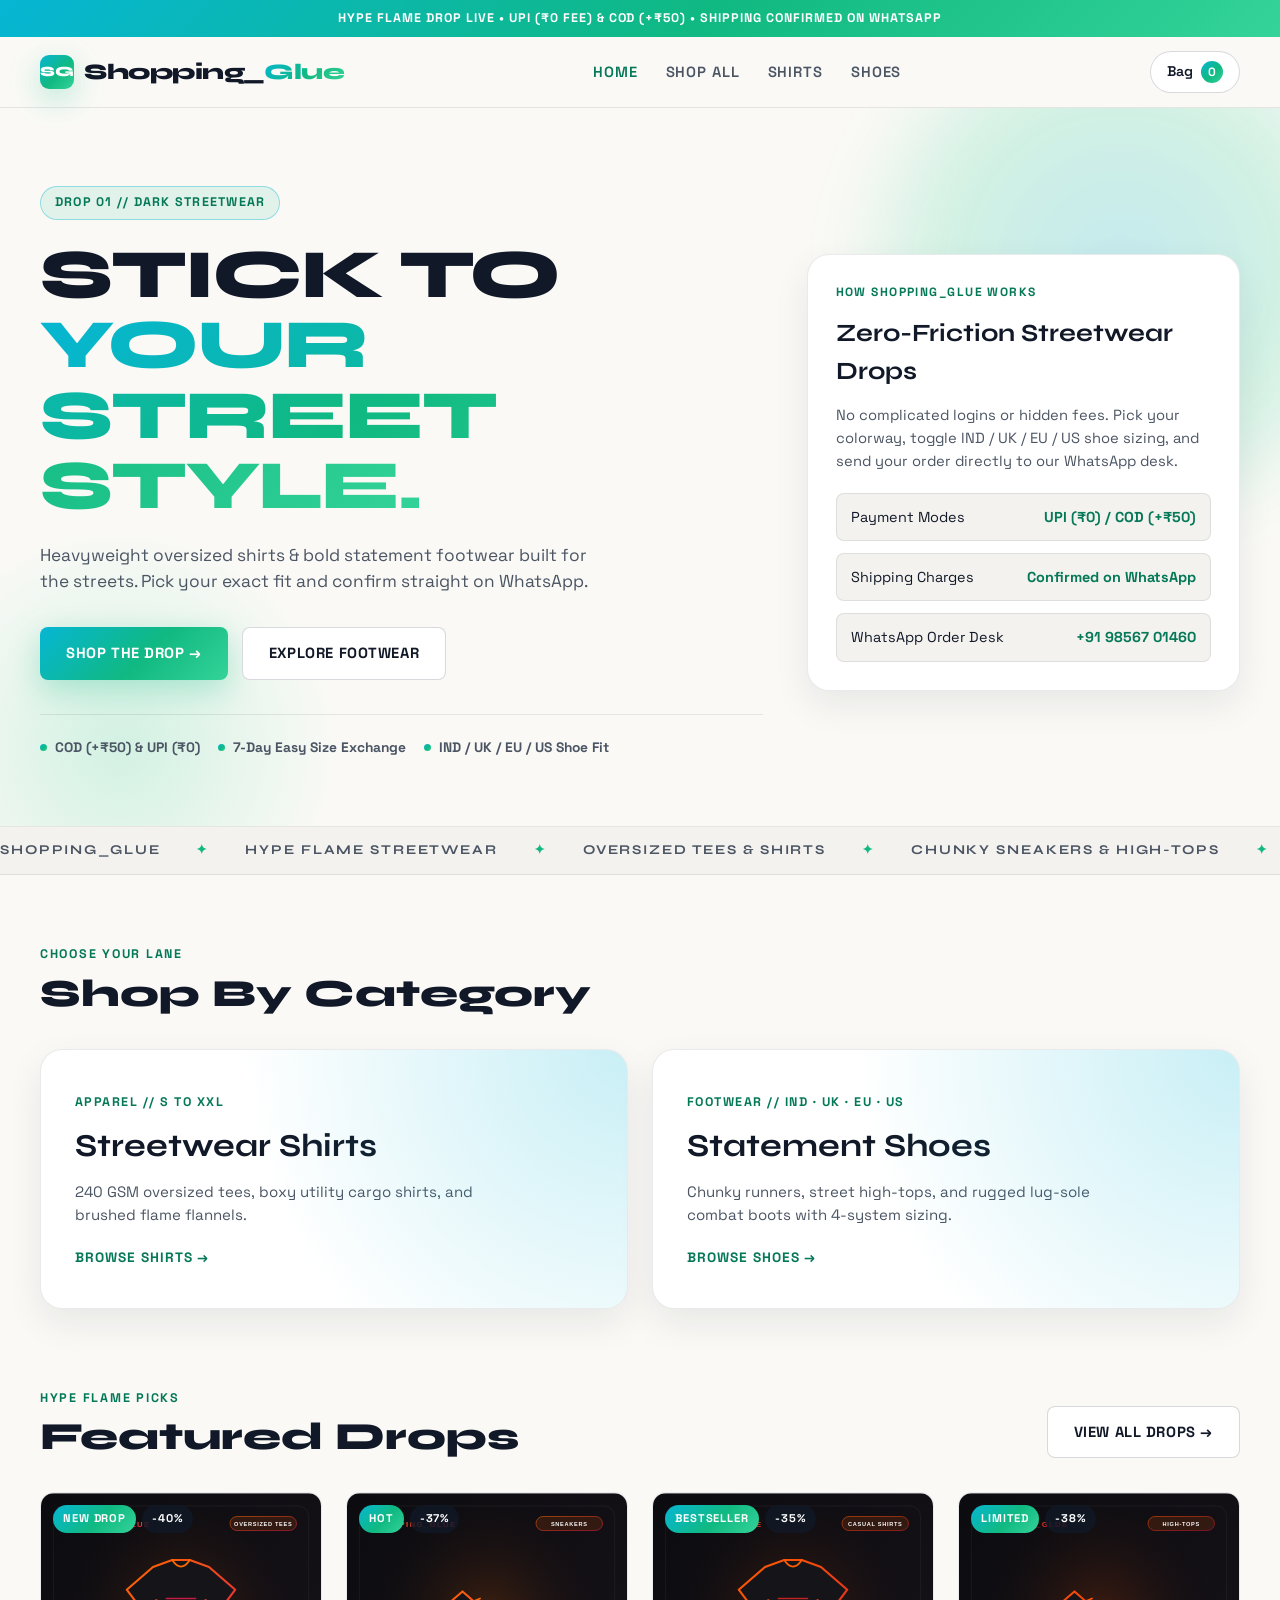
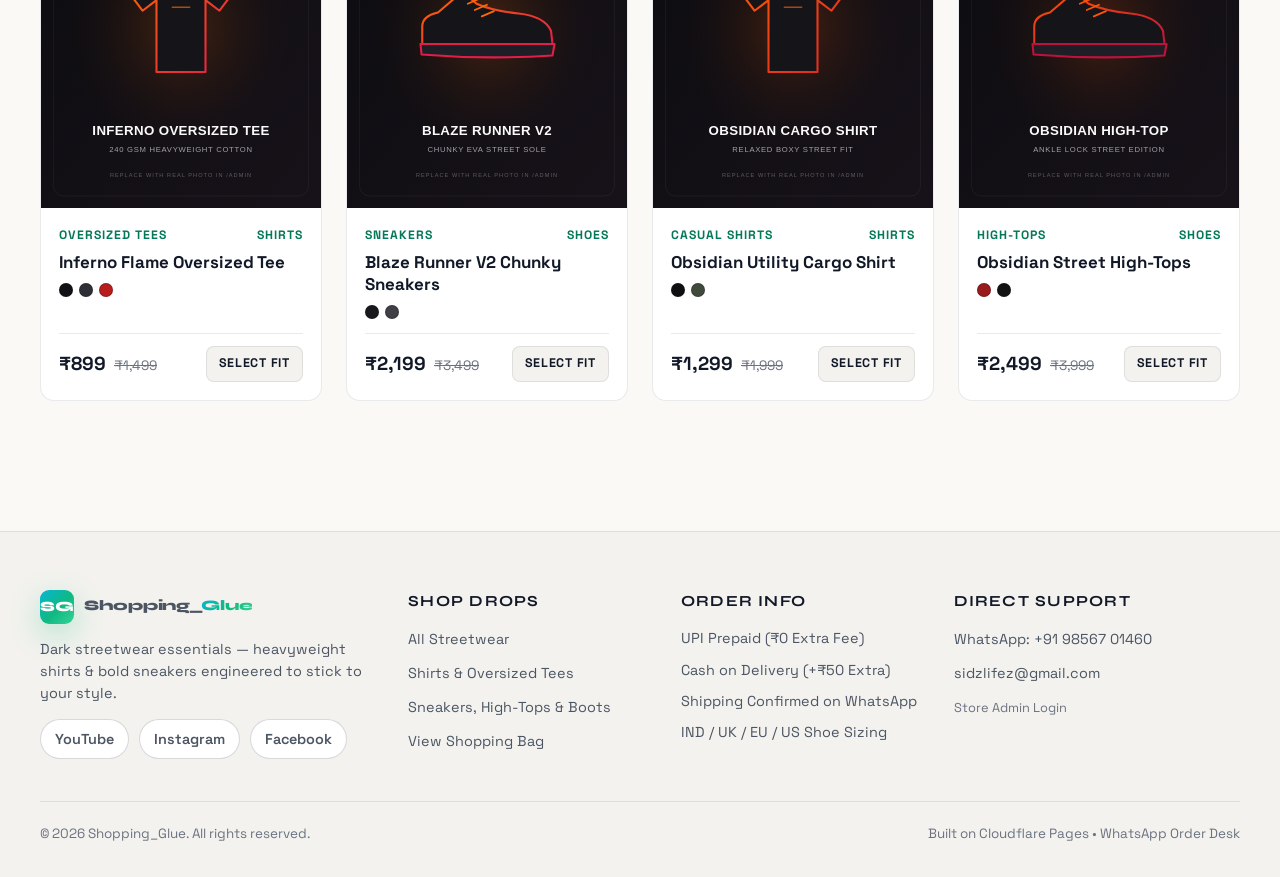
<file: index.html>
<!DOCTYPE html>
<html lang="en">
<head>
  <meta charset="UTF-8" />
  <meta name="viewport" content="width=device-width, initial-scale=1.0" />
  <title>Shopping_Glue | Dark Streetwear Shirts & Shoes</title>
  <meta name="description" content="Shopping_Glue — Dark Streetwear Shirts & Footwear. UPI & COD available with instant WhatsApp checkout." />
  <link rel="icon" type="image/svg+xml" href="data:image/svg+xml,%3Csvg xmlns='http://www.w3.org/2000/svg' viewBox='0 0 64 64'%3E%3Cdefs%3E%3ClinearGradient id='g' x1='0' y1='0' x2='1' y2='1'%3E%3Cstop offset='0%25' stop-color='%23FF6A00'/%3E%3Cstop offset='100%25' stop-color='%23E11D48'/%3E%3C/linearGradient%3E%3C/defs%3E%3Crect width='64' height='64' rx='14' fill='%2309090B'/%3E%3Ctext x='50%25' y='56%25' text-anchor='middle' dominant-baseline='middle' fill='url(%23g)' font-family='sans-serif' font-weight='900' font-size='28'%3ESG%3C/text%3E%3C/svg%3E" />
  <link rel="stylesheet" href="/assets/css/style.css" />
</head>
<body data-page="home">
  
  <div class="announcement-bar" id="announcement-text">
    HYPE FLAME DROP LIVE • UPI (₹0 FEE) &amp; COD (+₹50) • SHIPPING CONFIRMED ON WHATSAPP
  </div>

  <header class="navbar">
    <div class="container nav-inner">
      <a href="/index.html" class="brand-logo">
        <span class="brand-mark">SG</span>
        <span>Shopping_<span class="flame-text">Glue</span></span>
      </a>

      <nav class="nav-links">
        <a href="/index.html" class="active">Home</a>
        <a href="/shop.html" class="">Shop All</a>
        <a href="/shop.html?category=Shirts">Shirts</a>
        <a href="/shop.html?category=Shoes">Shoes</a>
      </nav>

      <div class="nav-actions">
        <a href="/cart.html" class="cart-btn">
          <span>Bag</span>
          <span class="cart-count" data-cart-count>0</span>
        </a>
        <button class="mobile-toggle" id="mobile-toggle" aria-label="Toggle Menu">☰</button>
      </div>
    </div>

    <div class="mobile-menu" id="mobile-menu">
      <a href="/index.html" class="active">Home</a>
      <a href="/shop.html" class="">Shop All</a>
      <a href="/shop.html?category=Shirts">Shirts</a>
      <a href="/shop.html?category=Shoes">Shoes</a>
      <a href="/cart.html" class="">My Bag</a>
    </div>
  </header>


  <main>
    <section class="hero">
      <div class="container hero-grid">
        <div>
          <div class="hero-badge" id="hero-badge">DROP 01 // DARK STREETWEAR</div>
          <h1 id="hero-title">STICK TO YOUR <span class="flame-text">STREET STYLE.</span></h1>
          <p class="hero-sub" id="hero-subtitle">
            Heavyweight oversized shirts &amp; bold statement footwear built for the streets. Pick your exact fit and confirm straight on WhatsApp.
          </p>
          <div class="hero-ctas">
            <a href="/shop.html" class="btn btn-flame">Shop The Drop →</a>
            <a href="/shop.html?category=Shoes" class="btn btn-outline">Explore Footwear</a>
          </div>
          <div class="hero-perks">
            <span><i class="perk-dot"></i><b id="hero-cod-fee">COD (+₹50) &amp; UPI (₹0)</b></span>
            <span><i class="perk-dot"></i><b id="hero-exchange">7-Day Easy Size Exchange</b></span>
            <span><i class="perk-dot"></i><b>IND / UK / EU / US Shoe Fit</b></span>
          </div>
        </div>

        <div class="hero-card">
          <div class="hero-card-tag">HOW SHOPPING_GLUE WORKS</div>
          <h3>Zero-Friction Streetwear Drops</h3>
          <p style="color:var(--text-muted);font-size:0.92rem;">
            No complicated logins or hidden fees. Pick your colorway, toggle IND / UK / EU / US shoe sizing, and send your order directly to our WhatsApp desk.
          </p>
          <div class="hero-stat-list">
            <div class="hero-stat-item">
              <span>Payment Modes</span>
              <strong>UPI (₹0) / COD (+₹50)</strong>
            </div>
            <div class="hero-stat-item">
              <span>Shipping Charges</span>
              <strong>Confirmed on WhatsApp</strong>
            </div>
            <div class="hero-stat-item">
              <span>WhatsApp Order Desk</span>
              <strong>+91 98567 01460</strong>
            </div>
          </div>
        </div>
      </div>
    </section>

    <div class="marquee-strip">
      <div class="marquee-track">
        <span>SHOPPING_GLUE</span><span class="dot">✦</span>
        <span>HYPE FLAME STREETWEAR</span><span class="dot">✦</span>
        <span>OVERSIZED TEES &amp; SHIRTS</span><span class="dot">✦</span>
        <span>CHUNKY SNEAKERS &amp; HIGH-TOPS</span><span class="dot">✦</span>
        <span>UPI &amp; COD AVAILABLE</span><span class="dot">✦</span>
        <span>IND / UK / EU / US SIZING</span><span class="dot">✦</span>
        <span>SHOPPING_GLUE</span><span class="dot">✦</span>
        <span>HYPE FLAME STREETWEAR</span><span class="dot">✦</span>
        <span>OVERSIZED TEES &amp; SHIRTS</span><span class="dot">✦</span>
        <span>CHUNKY SNEAKERS &amp; HIGH-TOPS</span><span class="dot">✦</span>
        <span>UPI &amp; COD AVAILABLE</span><span class="dot">✦</span>
        <span>IND / UK / EU / US SIZING</span><span class="dot">✦</span>
      </div>
    </div>

    <section class="section">
      <div class="container">
        <div class="section-header">
          <div>
            <div class="section-kicker">CHOOSE YOUR LANE</div>
            <h2 class="section-title">Shop By Category</h2>
          </div>
        </div>
        <div class="category-grid">
          <a href="/shop.html?category=Shirts" class="category-card">
            <div class="cat-label">APPAREL // S TO XXL</div>
            <h3>Streetwear Shirts</h3>
            <p>240 GSM oversized tees, boxy utility cargo shirts, and brushed flame flannels.</p>
            <span class="cat-cta">Browse Shirts →</span>
          </a>
          <a href="/shop.html?category=Shoes" class="category-card">
            <div class="cat-label">FOOTWEAR // IND · UK · EU · US</div>
            <h3>Statement Shoes</h3>
            <p>Chunky runners, street high-tops, and rugged lug-sole combat boots with 4-system sizing.</p>
            <span class="cat-cta">Browse Shoes →</span>
          </a>
        </div>
      </div>
    </section>

    <section class="section" style="padding-top:10px;">
      <div class="container">
        <div class="section-header">
          <div>
            <div class="section-kicker">HYPE FLAME PICKS</div>
            <h2 class="section-title">Featured Drops</h2>
          </div>
          <a href="/shop.html" class="btn btn-outline">View All Drops →</a>
        </div>
        <div class="product-grid" id="featured-grid"></div>
      </div>
    </section>
  </main>

  <footer class="site-footer">
    <div class="container">
      <div class="footer-grid">
        <div class="footer-col">
          <a href="/index.html" class="brand-logo" style="margin-bottom:14px;">
            <span class="brand-mark">SG</span>
            <span>Shopping_<span class="flame-text">Glue</span></span>
          </a>
          <p>Dark streetwear essentials — heavyweight shirts &amp; bold sneakers engineered to stick to your style.</p>
          <div class="social-pills">
            <a class="social-pill" data-social-yt href="https://youtube.com/@SiDz_LiFeZ" target="_blank" rel="noopener">YouTube</a>
            <a class="social-pill" data-social-ig href="https://instagram.com/sidz_lifez/" target="_blank" rel="noopener">Instagram</a>
            <a class="social-pill" data-social-fb href="https://facebook.com/siddharth.thapa.714" target="_blank" rel="noopener">Facebook</a>
          </div>
        </div>

        <div class="footer-col">
          <h4>Shop Drops</h4>
          <ul>
            <li><a href="/shop.html">All Streetwear</a></li>
            <li><a href="/shop.html?category=Shirts">Shirts &amp; Oversized Tees</a></li>
            <li><a href="/shop.html?category=Shoes">Sneakers, High-Tops &amp; Boots</a></li>
            <li><a href="/cart.html">View Shopping Bag</a></li>
          </ul>
        </div>

        <div class="footer-col">
          <h4>Order Info</h4>
          <ul>
            <li><p>UPI Prepaid (₹0 Extra Fee)</p></li>
            <li><p>Cash on Delivery (+₹50 Extra)</p></li>
            <li><p>Shipping Confirmed on WhatsApp</p></li>
            <li><p>IND / UK / EU / US Shoe Sizing</p></li>
          </ul>
        </div>

        <div class="footer-col">
          <h4>Direct Support</h4>
          <ul>
            <li><a data-store-wa href="https://wa.me/919856701460" target="_blank" rel="noopener">WhatsApp: +91 98567 01460</a></li>
            <li><a data-store-email href="mailto:sidzlifez@gmail.com">sidzlifez@gmail.com</a></li>
            <li><a href="/admin/" style="color:var(--text-dim);font-size:0.8rem;">Store Admin Login</a></li>
          </ul>
        </div>
      </div>

      <div class="footer-bottom">
        <span>© 2026 Shopping_Glue. All rights reserved.</span>
        <span>Built on Cloudflare Pages • WhatsApp Order Desk</span>
      </div>
    </div>
  </footer>
  <script src="/assets/js/app.js"></script>
</body>
</html>
</file>
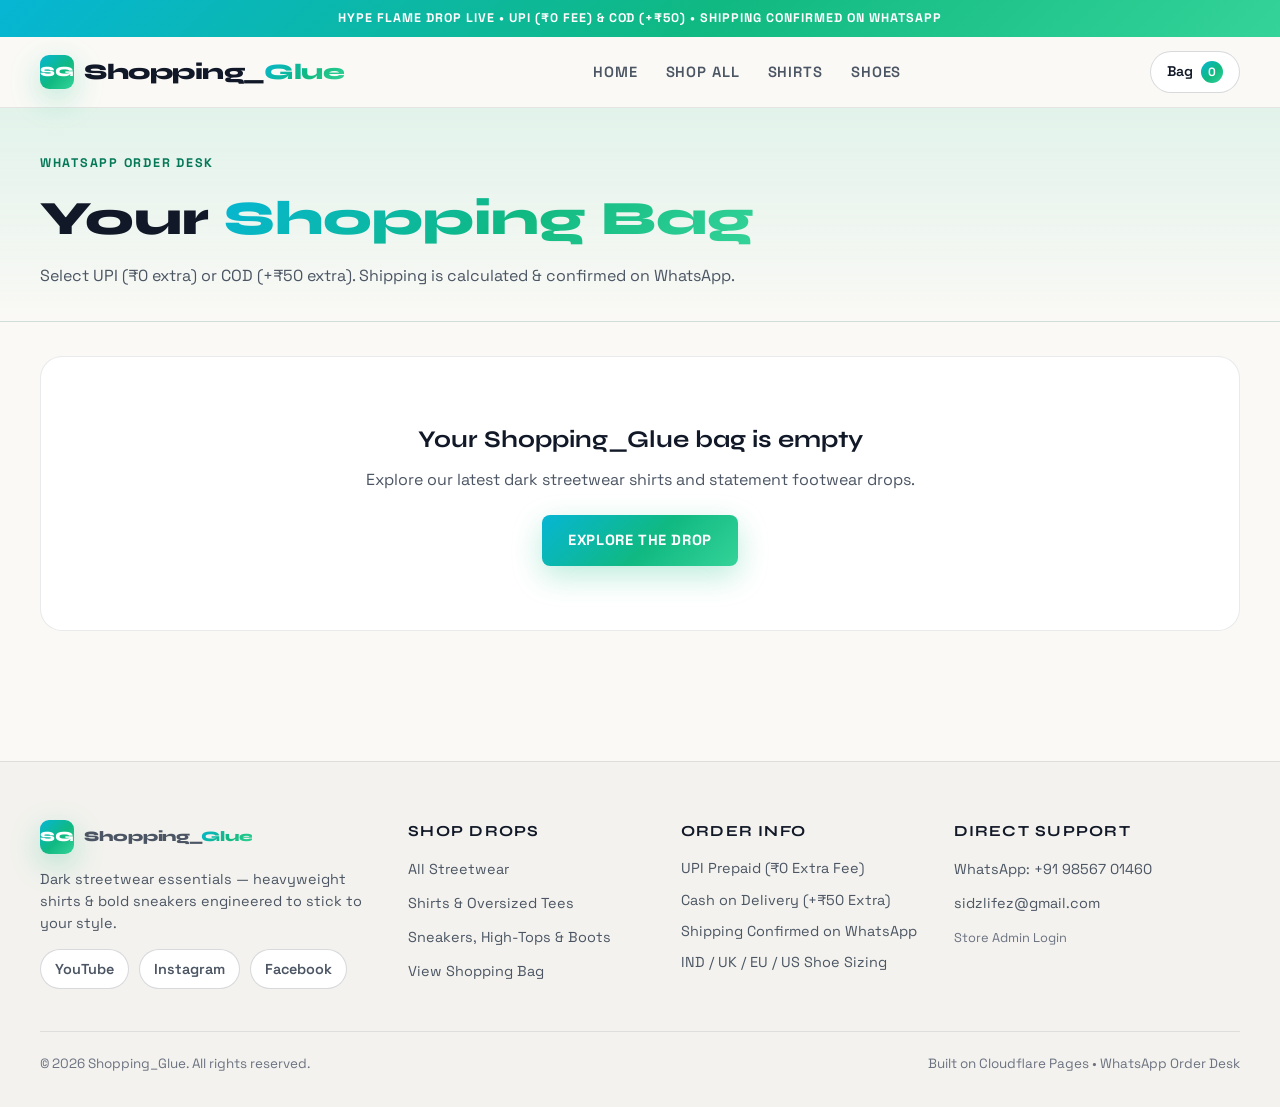
<file: cart.html>
<!DOCTYPE html>
<html lang="en">
<head>
  <meta charset="UTF-8" />
  <meta name="viewport" content="width=device-width, initial-scale=1.0" />
  <title>Your Bag & Checkout | Shopping_Glue</title>
  <meta name="description" content="Shopping_Glue — Dark Streetwear Shirts & Footwear. UPI & COD available with instant WhatsApp checkout." />
  <link rel="icon" type="image/svg+xml" href="data:image/svg+xml,%3Csvg xmlns='http://www.w3.org/2000/svg' viewBox='0 0 64 64'%3E%3Cdefs%3E%3ClinearGradient id='g' x1='0' y1='0' x2='1' y2='1'%3E%3Cstop offset='0%25' stop-color='%23FF6A00'/%3E%3Cstop offset='100%25' stop-color='%23E11D48'/%3E%3C/linearGradient%3E%3C/defs%3E%3Crect width='64' height='64' rx='14' fill='%2309090B'/%3E%3Ctext x='50%25' y='56%25' text-anchor='middle' dominant-baseline='middle' fill='url(%23g)' font-family='sans-serif' font-weight='900' font-size='28'%3ESG%3C/text%3E%3C/svg%3E" />
  <link rel="stylesheet" href="/assets/css/style.css" />
</head>
<body data-page="cart">
  
  <div class="announcement-bar" id="announcement-text">
    HYPE FLAME DROP LIVE • UPI (₹0 FEE) &amp; COD (+₹50) • SHIPPING CONFIRMED ON WHATSAPP
  </div>

  <header class="navbar">
    <div class="container nav-inner">
      <a href="/index.html" class="brand-logo">
        <span class="brand-mark">SG</span>
        <span>Shopping_<span class="flame-text">Glue</span></span>
      </a>

      <nav class="nav-links">
        <a href="/index.html" class="">Home</a>
        <a href="/shop.html" class="">Shop All</a>
        <a href="/shop.html?category=Shirts">Shirts</a>
        <a href="/shop.html?category=Shoes">Shoes</a>
      </nav>

      <div class="nav-actions">
        <a href="/cart.html" class="cart-btn">
          <span>Bag</span>
          <span class="cart-count" data-cart-count>0</span>
        </a>
        <button class="mobile-toggle" id="mobile-toggle" aria-label="Toggle Menu">☰</button>
      </div>
    </div>

    <div class="mobile-menu" id="mobile-menu">
      <a href="/index.html" class="">Home</a>
      <a href="/shop.html" class="">Shop All</a>
      <a href="/shop.html?category=Shirts">Shirts</a>
      <a href="/shop.html?category=Shoes">Shoes</a>
      <a href="/cart.html" class="active">My Bag</a>
    </div>
  </header>


  <main>
    <section class="page-banner">
      <div class="container">
        <div class="section-kicker">WHATSAPP ORDER DESK</div>
        <h1>Your <span class="flame-text">Shopping Bag</span></h1>
        <p>Select UPI (₹0 extra) or COD (+₹50 extra). Shipping is calculated &amp; confirmed on WhatsApp.</p>
      </div>
    </section>

    <section class="section" style="padding-top:34px;">
      <div class="container" id="cart-root">
        <p style="color:var(--text-muted);">Loading your bag...</p>
      </div>
    </section>
  </main>

  <footer class="site-footer">
    <div class="container">
      <div class="footer-grid">
        <div class="footer-col">
          <a href="/index.html" class="brand-logo" style="margin-bottom:14px;">
            <span class="brand-mark">SG</span>
            <span>Shopping_<span class="flame-text">Glue</span></span>
          </a>
          <p>Dark streetwear essentials — heavyweight shirts &amp; bold sneakers engineered to stick to your style.</p>
          <div class="social-pills">
            <a class="social-pill" data-social-yt href="https://youtube.com/@SiDz_LiFeZ" target="_blank" rel="noopener">YouTube</a>
            <a class="social-pill" data-social-ig href="https://instagram.com/sidz_lifez/" target="_blank" rel="noopener">Instagram</a>
            <a class="social-pill" data-social-fb href="https://facebook.com/siddharth.thapa.714" target="_blank" rel="noopener">Facebook</a>
          </div>
        </div>

        <div class="footer-col">
          <h4>Shop Drops</h4>
          <ul>
            <li><a href="/shop.html">All Streetwear</a></li>
            <li><a href="/shop.html?category=Shirts">Shirts &amp; Oversized Tees</a></li>
            <li><a href="/shop.html?category=Shoes">Sneakers, High-Tops &amp; Boots</a></li>
            <li><a href="/cart.html">View Shopping Bag</a></li>
          </ul>
        </div>

        <div class="footer-col">
          <h4>Order Info</h4>
          <ul>
            <li><p>UPI Prepaid (₹0 Extra Fee)</p></li>
            <li><p>Cash on Delivery (+₹50 Extra)</p></li>
            <li><p>Shipping Confirmed on WhatsApp</p></li>
            <li><p>IND / UK / EU / US Shoe Sizing</p></li>
          </ul>
        </div>

        <div class="footer-col">
          <h4>Direct Support</h4>
          <ul>
            <li><a data-store-wa href="https://wa.me/919856701460" target="_blank" rel="noopener">WhatsApp: +91 98567 01460</a></li>
            <li><a data-store-email href="mailto:sidzlifez@gmail.com">sidzlifez@gmail.com</a></li>
            <li><a href="/admin/" style="color:var(--text-dim);font-size:0.8rem;">Store Admin Login</a></li>
          </ul>
        </div>
      </div>

      <div class="footer-bottom">
        <span>© 2026 Shopping_Glue. All rights reserved.</span>
        <span>Built on Cloudflare Pages • WhatsApp Order Desk</span>
      </div>
    </div>
  </footer>
  <script src="/assets/js/app.js"></script>
</body>
</html>
</file>
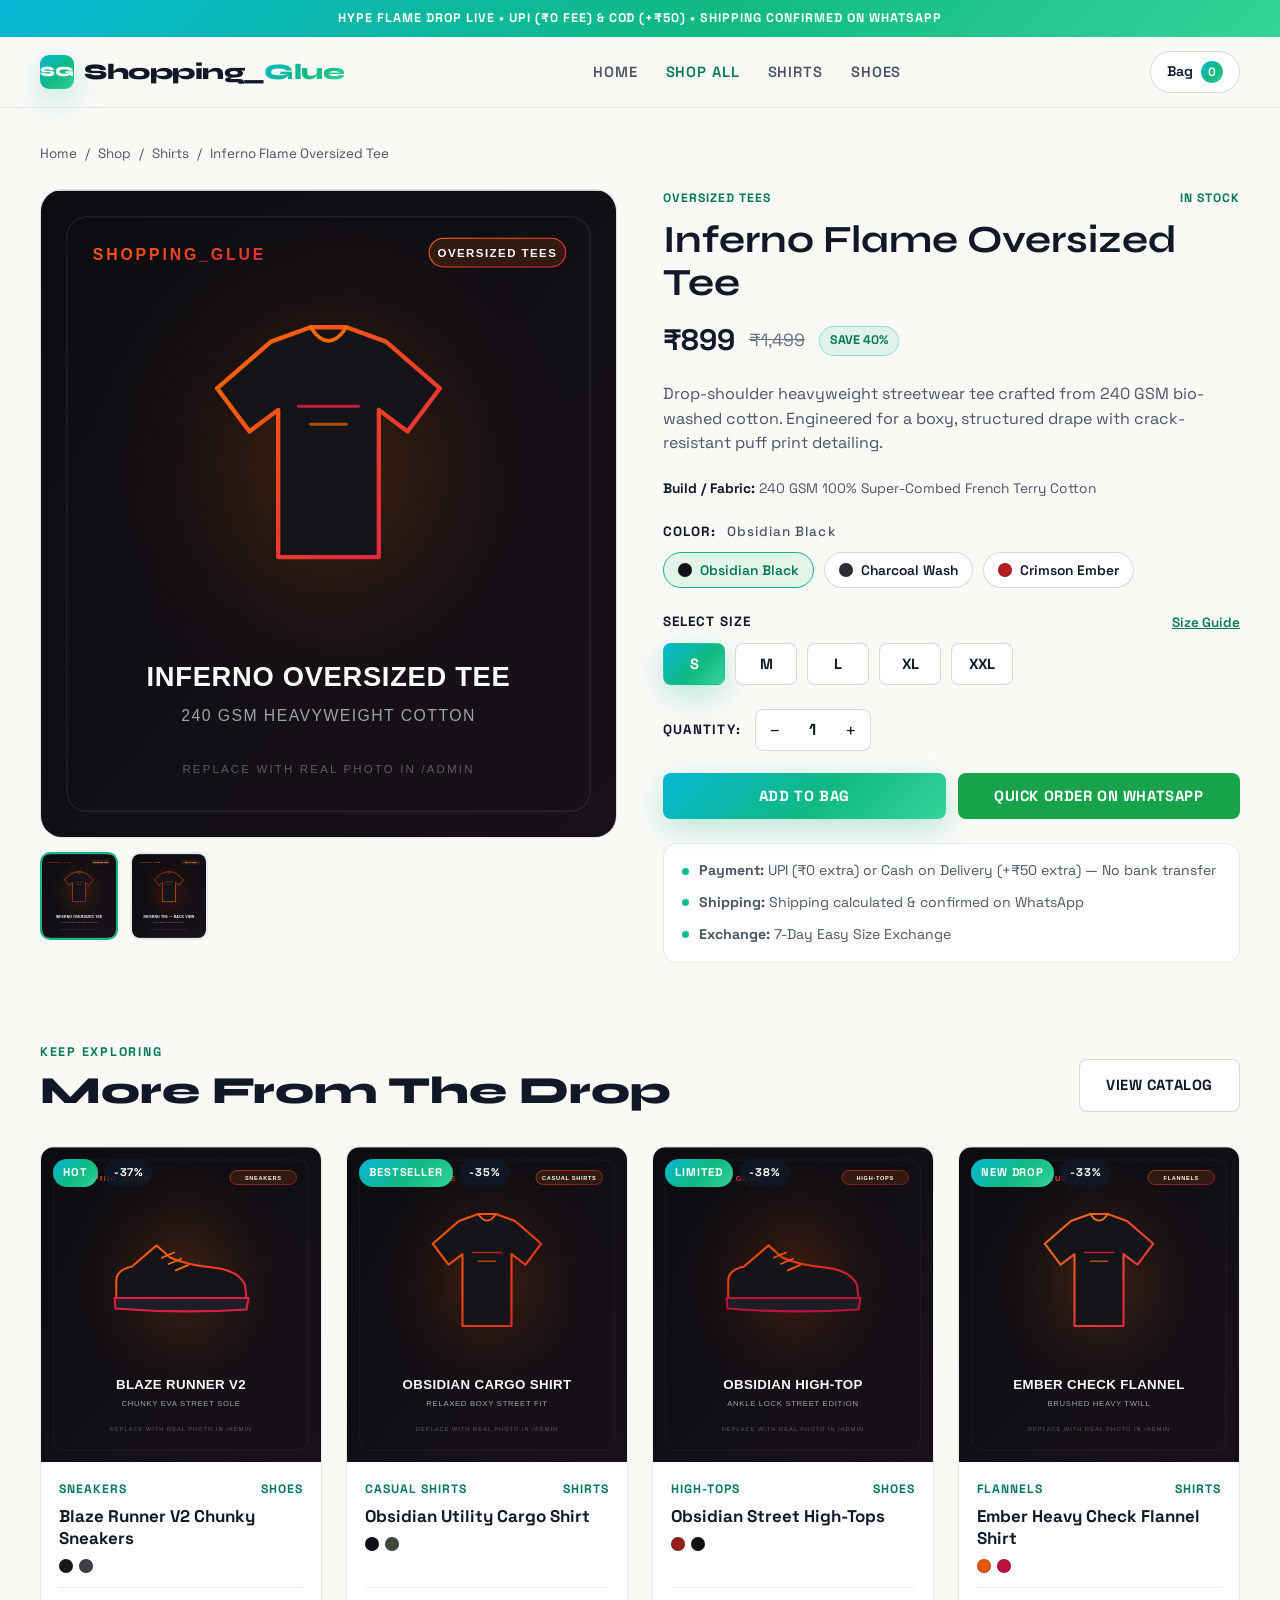
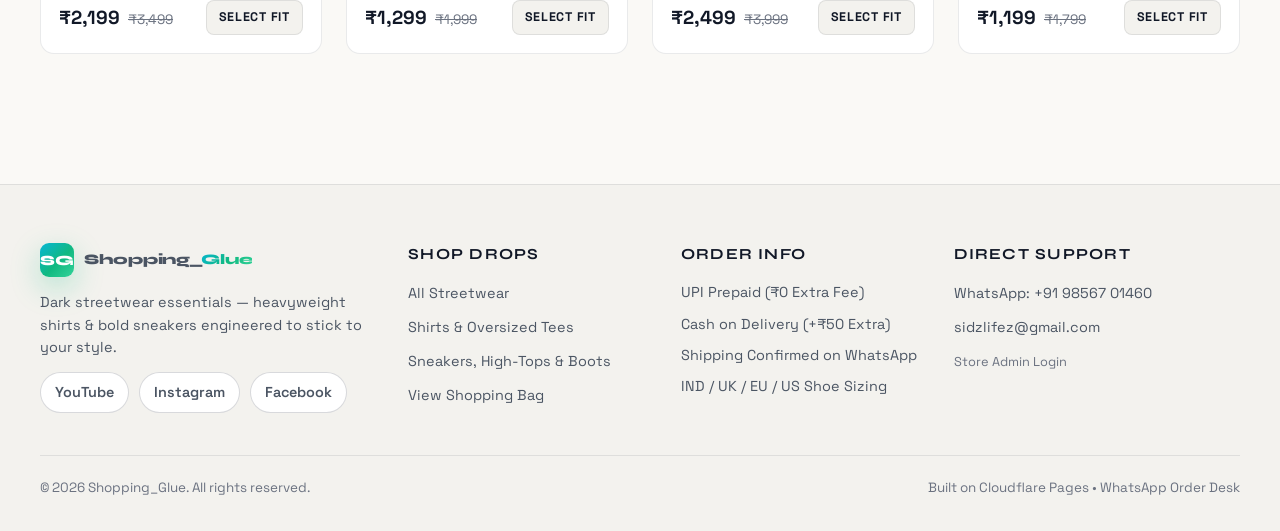
<file: product.html>
<!DOCTYPE html>
<html lang="en">
<head>
  <meta charset="UTF-8" />
  <meta name="viewport" content="width=device-width, initial-scale=1.0" />
  <title>Product Details | Shopping_Glue</title>
  <meta name="description" content="Shopping_Glue — Dark Streetwear Shirts & Footwear. UPI & COD available with instant WhatsApp checkout." />
  <link rel="icon" type="image/svg+xml" href="data:image/svg+xml,%3Csvg xmlns='http://www.w3.org/2000/svg' viewBox='0 0 64 64'%3E%3Cdefs%3E%3ClinearGradient id='g' x1='0' y1='0' x2='1' y2='1'%3E%3Cstop offset='0%25' stop-color='%23FF6A00'/%3E%3Cstop offset='100%25' stop-color='%23E11D48'/%3E%3C/linearGradient%3E%3C/defs%3E%3Crect width='64' height='64' rx='14' fill='%2309090B'/%3E%3Ctext x='50%25' y='56%25' text-anchor='middle' dominant-baseline='middle' fill='url(%23g)' font-family='sans-serif' font-weight='900' font-size='28'%3ESG%3C/text%3E%3C/svg%3E" />
  <link rel="stylesheet" href="/assets/css/style.css" />
</head>
<body data-page="product">
  
  <div class="announcement-bar" id="announcement-text">
    HYPE FLAME DROP LIVE • UPI (₹0 FEE) &amp; COD (+₹50) • SHIPPING CONFIRMED ON WHATSAPP
  </div>

  <header class="navbar">
    <div class="container nav-inner">
      <a href="/index.html" class="brand-logo">
        <span class="brand-mark">SG</span>
        <span>Shopping_<span class="flame-text">Glue</span></span>
      </a>

      <nav class="nav-links">
        <a href="/index.html" class="">Home</a>
        <a href="/shop.html" class="active">Shop All</a>
        <a href="/shop.html?category=Shirts">Shirts</a>
        <a href="/shop.html?category=Shoes">Shoes</a>
      </nav>

      <div class="nav-actions">
        <a href="/cart.html" class="cart-btn">
          <span>Bag</span>
          <span class="cart-count" data-cart-count>0</span>
        </a>
        <button class="mobile-toggle" id="mobile-toggle" aria-label="Toggle Menu">☰</button>
      </div>
    </div>

    <div class="mobile-menu" id="mobile-menu">
      <a href="/index.html" class="">Home</a>
      <a href="/shop.html" class="active">Shop All</a>
      <a href="/shop.html?category=Shirts">Shirts</a>
      <a href="/shop.html?category=Shoes">Shoes</a>
      <a href="/cart.html" class="">My Bag</a>
    </div>
  </header>


  <main>
    <section class="section" style="padding-top:36px;">
      <div class="container" id="product-detail-root">
        <p style="color:var(--text-muted);">Loading drop details...</p>
      </div>
    </section>

    <section class="section" style="padding-top:10px;">
      <div class="container">
        <div class="section-header">
          <div>
            <div class="section-kicker">KEEP EXPLORING</div>
            <h2 class="section-title">More From The Drop</h2>
          </div>
          <a href="/shop.html" class="btn btn-outline">View Catalog</a>
        </div>
        <div class="product-grid" id="related-grid"></div>
      </div>
    </section>
  </main>

  <!-- 4-System Shoe & Shirt Size Guide Modal -->
  <div class="modal-backdrop" id="size-guide-modal">
    <div class="modal-box">
      <div class="modal-head">
        <h3 class="font-display" style="font-size:1.4rem;">Shopping_Glue <span class="flame-text">Size Guide</span></h3>
        <button class="modal-close" id="close-size-guide" aria-label="Close">✕</button>
      </div>

      <h4 style="margin-bottom:10px;font-size:0.9rem;text-transform:uppercase;letter-spacing:0.08em;color:#FF8C42;">
        Footwear Conversion (IND / UK / EU / US)
      </h4>
      <table class="size-table">
        <thead>
          <tr><th>IND</th><th>UK</th><th>EU</th><th>US</th><th>Foot Length (cm)</th></tr>
        </thead>
        <tbody>
          <tr><td>5</td><td>5</td><td>39</td><td>6</td><td>23.8 cm</td></tr>
          <tr><td>6</td><td>6</td><td>40</td><td>7</td><td>24.5 cm</td></tr>
          <tr><td>7</td><td>7</td><td>41</td><td>8</td><td>25.5 cm</td></tr>
          <tr><td>8</td><td>8</td><td>42</td><td>9</td><td>26.3 cm</td></tr>
          <tr><td>9</td><td>9</td><td>43</td><td>10</td><td>27.1 cm</td></tr>
          <tr><td>10</td><td>10</td><td>44</td><td>11</td><td>28.0 cm</td></tr>
          <tr><td>11</td><td>11</td><td>45</td><td>12</td><td>28.8 cm</td></tr>
          <tr><td>12</td><td>12</td><td>46</td><td>13</td><td>29.6 cm</td></tr>
        </tbody>
      </table>

      <h4 style="margin-bottom:10px;font-size:0.9rem;text-transform:uppercase;letter-spacing:0.08em;color:#FF8C42;">
        Streetwear Shirts &amp; Oversized Tees (Inches)
      </h4>
      <table class="size-table" style="margin-bottom:6px;">
        <thead>
          <tr><th>Size</th><th>Chest (in)</th><th>Length (in)</th><th>Fit Style</th></tr>
        </thead>
        <tbody>
          <tr><td>S</td><td>40"</td><td>27.5"</td><td>Relaxed / Drop Shoulder</td></tr>
          <tr><td>M</td><td>42"</td><td>28.5"</td><td>Relaxed / Drop Shoulder</td></tr>
          <tr><td>L</td><td>44"</td><td>29.5"</td><td>Relaxed / Drop Shoulder</td></tr>
          <tr><td>XL</td><td>46"</td><td>30.5"</td><td>Relaxed / Drop Shoulder</td></tr>
          <tr><td>XXL</td><td>48"</td><td>31.5"</td><td>Relaxed / Drop Shoulder</td></tr>
        </tbody>
      </table>
      <p style="font-size:0.8rem;color:var(--text-muted);">Between sizes? Size up for a baggier streetwear fit or ask us directly on WhatsApp (+91 98567 01460).</p>
    </div>
  </div>

  <footer class="site-footer">
    <div class="container">
      <div class="footer-grid">
        <div class="footer-col">
          <a href="/index.html" class="brand-logo" style="margin-bottom:14px;">
            <span class="brand-mark">SG</span>
            <span>Shopping_<span class="flame-text">Glue</span></span>
          </a>
          <p>Dark streetwear essentials — heavyweight shirts &amp; bold sneakers engineered to stick to your style.</p>
          <div class="social-pills">
            <a class="social-pill" data-social-yt href="https://youtube.com/@SiDz_LiFeZ" target="_blank" rel="noopener">YouTube</a>
            <a class="social-pill" data-social-ig href="https://instagram.com/sidz_lifez/" target="_blank" rel="noopener">Instagram</a>
            <a class="social-pill" data-social-fb href="https://facebook.com/siddharth.thapa.714" target="_blank" rel="noopener">Facebook</a>
          </div>
        </div>

        <div class="footer-col">
          <h4>Shop Drops</h4>
          <ul>
            <li><a href="/shop.html">All Streetwear</a></li>
            <li><a href="/shop.html?category=Shirts">Shirts &amp; Oversized Tees</a></li>
            <li><a href="/shop.html?category=Shoes">Sneakers, High-Tops &amp; Boots</a></li>
            <li><a href="/cart.html">View Shopping Bag</a></li>
          </ul>
        </div>

        <div class="footer-col">
          <h4>Order Info</h4>
          <ul>
            <li><p>UPI Prepaid (₹0 Extra Fee)</p></li>
            <li><p>Cash on Delivery (+₹50 Extra)</p></li>
            <li><p>Shipping Confirmed on WhatsApp</p></li>
            <li><p>IND / UK / EU / US Shoe Sizing</p></li>
          </ul>
        </div>

        <div class="footer-col">
          <h4>Direct Support</h4>
          <ul>
            <li><a data-store-wa href="https://wa.me/919856701460" target="_blank" rel="noopener">WhatsApp: +91 98567 01460</a></li>
            <li><a data-store-email href="mailto:sidzlifez@gmail.com">sidzlifez@gmail.com</a></li>
            <li><a href="/admin/" style="color:var(--text-dim);font-size:0.8rem;">Store Admin Login</a></li>
          </ul>
        </div>
      </div>

      <div class="footer-bottom">
        <span>© 2026 Shopping_Glue. All rights reserved.</span>
        <span>Built on Cloudflare Pages • WhatsApp Order Desk</span>
      </div>
    </div>
  </footer>
  <script src="/assets/js/app.js"></script>
</body>
</html>
</file>
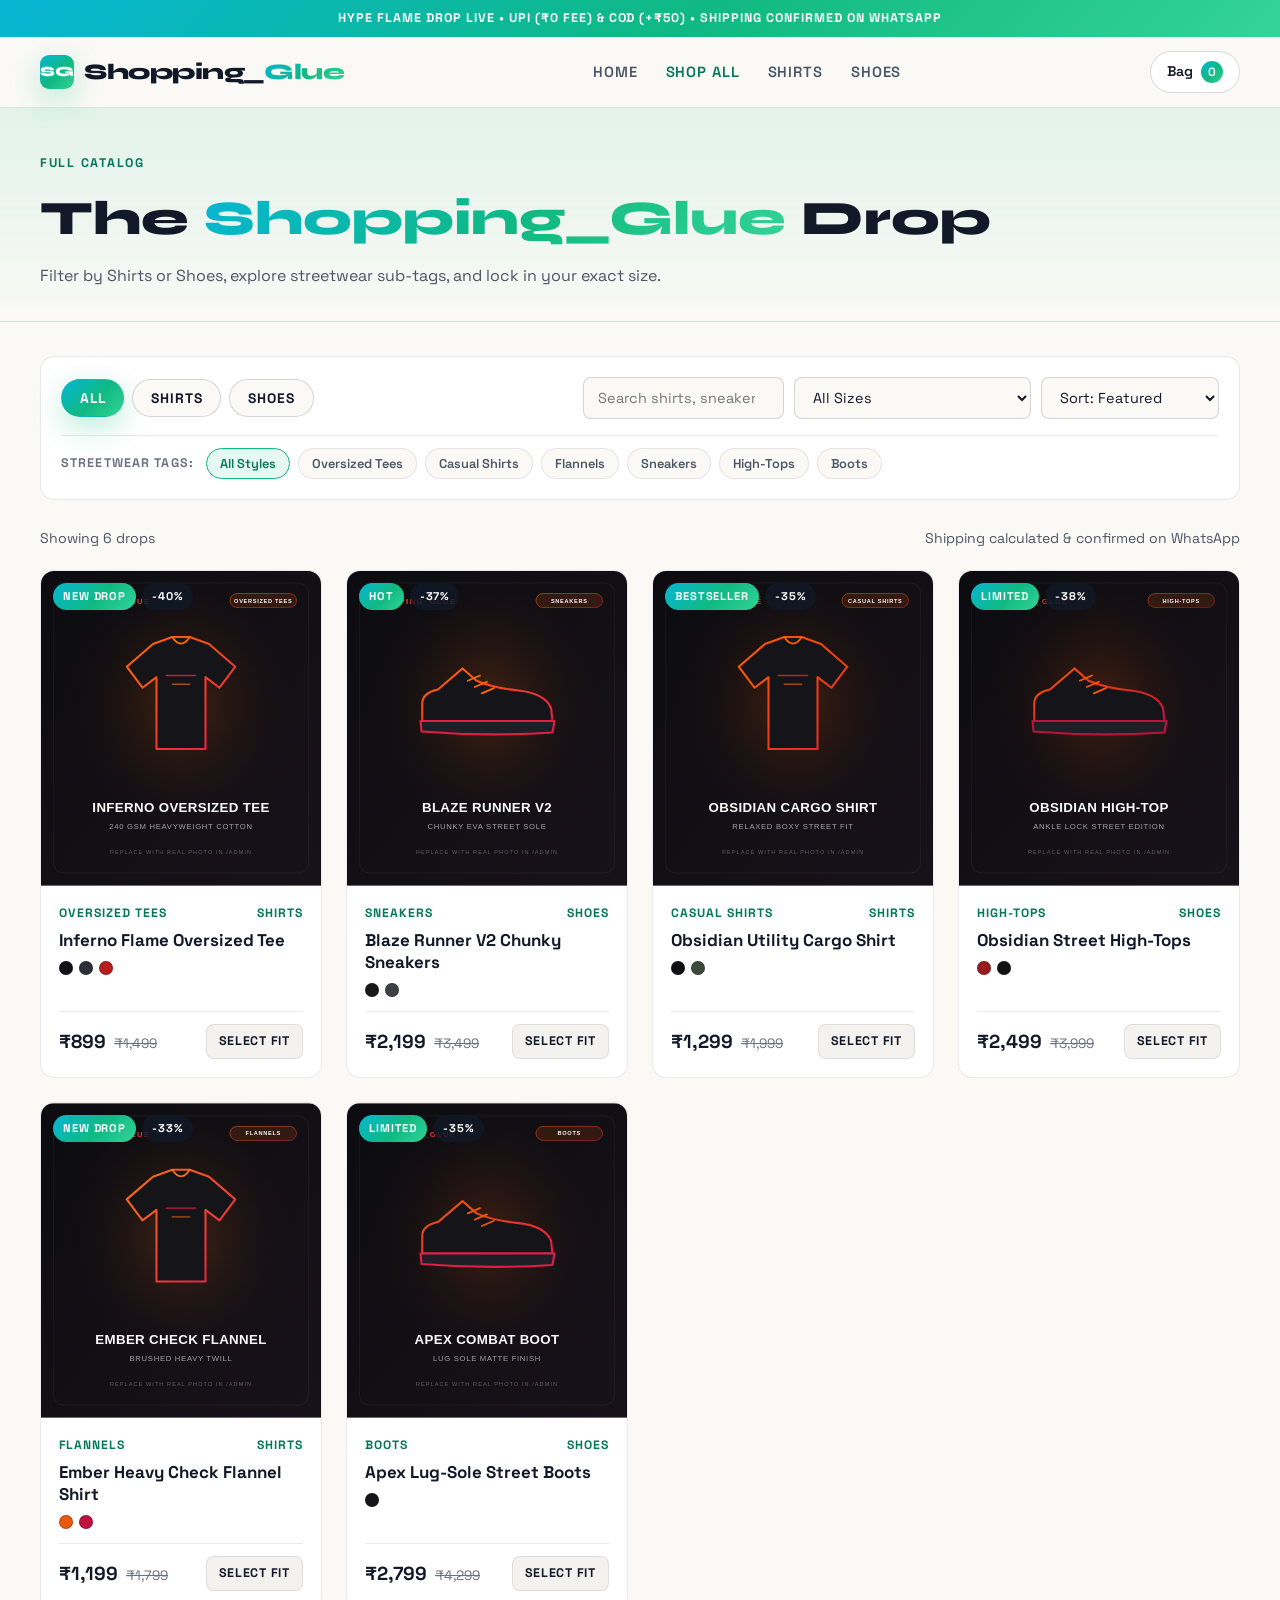
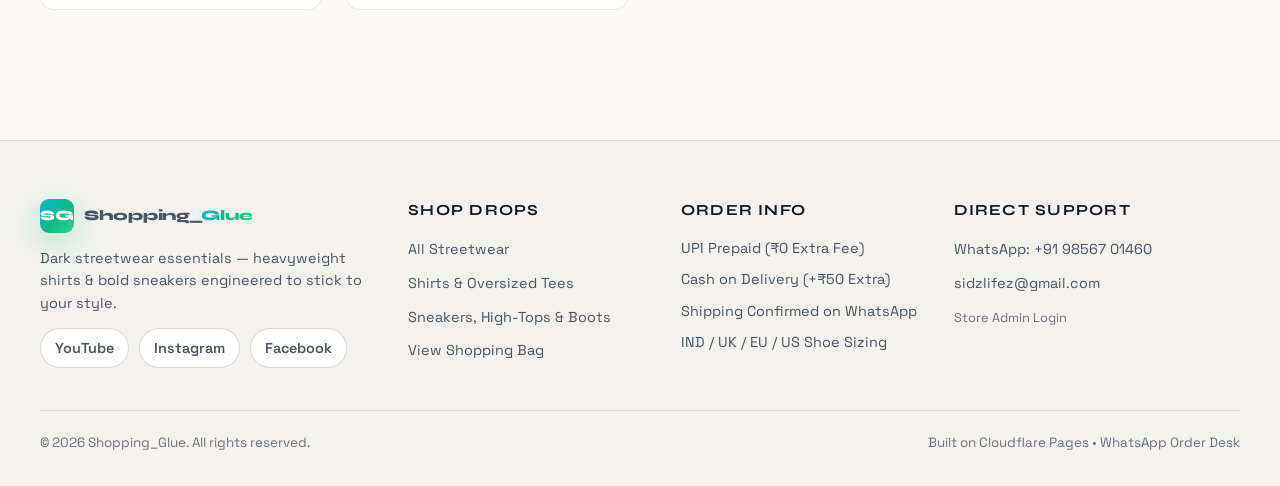
<file: shop.html>
<!DOCTYPE html>
<html lang="en">
<head>
  <meta charset="UTF-8" />
  <meta name="viewport" content="width=device-width, initial-scale=1.0" />
  <title>Shop All Drops | Shopping_Glue</title>
  <meta name="description" content="Shopping_Glue — Dark Streetwear Shirts & Footwear. UPI & COD available with instant WhatsApp checkout." />
  <link rel="icon" type="image/svg+xml" href="data:image/svg+xml,%3Csvg xmlns='http://www.w3.org/2000/svg' viewBox='0 0 64 64'%3E%3Cdefs%3E%3ClinearGradient id='g' x1='0' y1='0' x2='1' y2='1'%3E%3Cstop offset='0%25' stop-color='%23FF6A00'/%3E%3Cstop offset='100%25' stop-color='%23E11D48'/%3E%3C/linearGradient%3E%3C/defs%3E%3Crect width='64' height='64' rx='14' fill='%2309090B'/%3E%3Ctext x='50%25' y='56%25' text-anchor='middle' dominant-baseline='middle' fill='url(%23g)' font-family='sans-serif' font-weight='900' font-size='28'%3ESG%3C/text%3E%3C/svg%3E" />
  <link rel="stylesheet" href="/assets/css/style.css" />
</head>
<body data-page="shop">
  
  <div class="announcement-bar" id="announcement-text">
    HYPE FLAME DROP LIVE • UPI (₹0 FEE) &amp; COD (+₹50) • SHIPPING CONFIRMED ON WHATSAPP
  </div>

  <header class="navbar">
    <div class="container nav-inner">
      <a href="/index.html" class="brand-logo">
        <span class="brand-mark">SG</span>
        <span>Shopping_<span class="flame-text">Glue</span></span>
      </a>

      <nav class="nav-links">
        <a href="/index.html" class="">Home</a>
        <a href="/shop.html" class="active">Shop All</a>
        <a href="/shop.html?category=Shirts">Shirts</a>
        <a href="/shop.html?category=Shoes">Shoes</a>
      </nav>

      <div class="nav-actions">
        <a href="/cart.html" class="cart-btn">
          <span>Bag</span>
          <span class="cart-count" data-cart-count>0</span>
        </a>
        <button class="mobile-toggle" id="mobile-toggle" aria-label="Toggle Menu">☰</button>
      </div>
    </div>

    <div class="mobile-menu" id="mobile-menu">
      <a href="/index.html" class="">Home</a>
      <a href="/shop.html" class="active">Shop All</a>
      <a href="/shop.html?category=Shirts">Shirts</a>
      <a href="/shop.html?category=Shoes">Shoes</a>
      <a href="/cart.html" class="">My Bag</a>
    </div>
  </header>


  <main>
    <section class="page-banner">
      <div class="container">
        <div class="section-kicker">FULL CATALOG</div>
        <h1>The <span class="flame-text">Shopping_Glue</span> Drop</h1>
        <p>Filter by Shirts or Shoes, explore streetwear sub-tags, and lock in your exact size.</p>
      </div>
    </section>

    <section class="section" style="padding-top:34px;">
      <div class="container">
        <div class="filter-shell">
          <div class="filter-top-row">
            <div class="tab-group">
              <button class="filter-tab active" data-cat-tab="All">All</button>
              <button class="filter-tab" data-cat-tab="Shirts">Shirts</button>
              <button class="filter-tab" data-cat-tab="Shoes">Shoes</button>
            </div>
            <div class="filter-controls">
              <input type="search" id="search-input" class="input-dark" placeholder="Search shirts, sneakers..." />
              <select id="size-filter" class="select-dark" aria-label="Filter by Size"></select>
              <select id="sort-filter" class="select-dark" aria-label="Sort Products">
                <option value="featured">Sort: Featured</option>
                <option value="price-asc">Price: Low to High</option>
                <option value="price-desc">Price: High to Low</option>
              </select>
            </div>
          </div>

          <div class="subtag-bar" id="subtag-bar"></div>
        </div>

        <div style="display:flex;justify-content:space-between;align-items:center;margin-bottom:20px;font-size:0.88rem;color:var(--text-muted);">
          <span id="result-count">Loading drops...</span>
          <span>Shipping calculated &amp; confirmed on WhatsApp</span>
        </div>

        <div class="product-grid" id="shop-grid"></div>
      </div>
    </section>
  </main>

  <footer class="site-footer">
    <div class="container">
      <div class="footer-grid">
        <div class="footer-col">
          <a href="/index.html" class="brand-logo" style="margin-bottom:14px;">
            <span class="brand-mark">SG</span>
            <span>Shopping_<span class="flame-text">Glue</span></span>
          </a>
          <p>Dark streetwear essentials — heavyweight shirts &amp; bold sneakers engineered to stick to your style.</p>
          <div class="social-pills">
            <a class="social-pill" data-social-yt href="https://youtube.com/@SiDz_LiFeZ" target="_blank" rel="noopener">YouTube</a>
            <a class="social-pill" data-social-ig href="https://instagram.com/sidz_lifez/" target="_blank" rel="noopener">Instagram</a>
            <a class="social-pill" data-social-fb href="https://facebook.com/siddharth.thapa.714" target="_blank" rel="noopener">Facebook</a>
          </div>
        </div>

        <div class="footer-col">
          <h4>Shop Drops</h4>
          <ul>
            <li><a href="/shop.html">All Streetwear</a></li>
            <li><a href="/shop.html?category=Shirts">Shirts &amp; Oversized Tees</a></li>
            <li><a href="/shop.html?category=Shoes">Sneakers, High-Tops &amp; Boots</a></li>
            <li><a href="/cart.html">View Shopping Bag</a></li>
          </ul>
        </div>

        <div class="footer-col">
          <h4>Order Info</h4>
          <ul>
            <li><p>UPI Prepaid (₹0 Extra Fee)</p></li>
            <li><p>Cash on Delivery (+₹50 Extra)</p></li>
            <li><p>Shipping Confirmed on WhatsApp</p></li>
            <li><p>IND / UK / EU / US Shoe Sizing</p></li>
          </ul>
        </div>

        <div class="footer-col">
          <h4>Direct Support</h4>
          <ul>
            <li><a data-store-wa href="https://wa.me/919856701460" target="_blank" rel="noopener">WhatsApp: +91 98567 01460</a></li>
            <li><a data-store-email href="mailto:sidzlifez@gmail.com">sidzlifez@gmail.com</a></li>
            <li><a href="/admin/" style="color:var(--text-dim);font-size:0.8rem;">Store Admin Login</a></li>
          </ul>
        </div>
      </div>

      <div class="footer-bottom">
        <span>© 2026 Shopping_Glue. All rights reserved.</span>
        <span>Built on Cloudflare Pages • WhatsApp Order Desk</span>
      </div>
    </div>
  </footer>
  <script src="/assets/js/app.js"></script>
</body>
</html>
</file>
<file: assets/css/style.css>
@import url('https://fonts.googleapis.com/css2?family=Space+Grotesk:wght@400;500;600;700&family=Syne:wght@700;800&display=swap');

:root {
  /* === BASE THEME: LIGHT LUXURY (Pearl White & Charcoal) === */
  --bg: #FAF9F6;
  --bg-elevated: #F3F2EE;
  --surface: #FFFFFF;
  --surface-hover: #F4F4F5;
  --nav-bg: rgba(250, 249, 246, 0.88);
  --footer-bg: #F3F2EE;
  --img-bg: #F4F4F5;
  --border: rgba(17, 24, 39, 0.09);
  --border-strong: rgba(17, 24, 39, 0.16);
  --text: #111827;
  --text-muted: #4B5563;
  --text-dim: #6B7280;
  --card-shadow: 0 14px 36px rgba(17, 24, 39, 0.08);
  --upi-text: #15803D;

  /* === ACTIVE PALETTE: Aurora Mint & Cyan (Swap with Palette 2, 3, or 4 above) === */
  --accent-1: #06B6D4;
  --accent-2: #10B981;
  --accent-3: #34D399;
  --accent-text: #047857;
  --accent-gradient: linear-gradient(135deg, #06B6D4 0%, #10B981 55%, #34D399 100%);
  --accent-soft: rgba(16, 185, 129, 0.10);
  --accent-border: rgba(6, 182, 212, 0.38);
  --accent-glow: 0 10px 30px rgba(16, 185, 129, 0.28);
  --hero-glow-1: rgba(6, 182, 212, 0.22);
  --hero-glow-2: rgba(52, 211, 153, 0.20);

  --success: #16A34A;
  --danger: #DC2626;
  --radius-sm: 8px;
  --radius-md: 14px;
  --radius-lg: 22px;
  --container: 1240px;
  --transition: 0.22s cubic-bezier(0.25, 0.8, 0.25, 1);
}

*, *::before, *::after {
  box-sizing: border-box;
  margin: 0;
  padding: 0;
}

html {
  scroll-behavior: smooth;
}

body {
  background-color: var(--bg);
  color: var(--text);
  font-family: 'Space Grotesk', -apple-system, BlinkMacSystemFont, sans-serif;
  line-height: 1.55;
  min-height: 100vh;
  display: flex;
  flex-direction: column;
  overflow-x: hidden;
  -webkit-font-smoothing: antialiased;
}

main {
  flex: 1;
}

img {
  max-width: 100%;
  display: block;
}

a {
  color: inherit;
  text-decoration: none;
}

button, input, select, textarea {
  font-family: inherit;
  color: inherit;
}

.container {
  width: 100%;
  max-width: var(--container);
  margin: 0 auto;
  padding: 0 20px;
}

.font-display {
  font-family: 'Syne', sans-serif;
}

.flame-text {
  background: var(--accent-gradient);
  -webkit-background-clip: text;
  background-clip: text;
  color: transparent;
}

/* Announcement Bar */
.announcement-bar {
  background: var(--accent-gradient);
  color: #FFFFFF;
  font-size: 0.78rem;
  font-weight: 700;
  letter-spacing: 0.08em;
  text-transform: uppercase;
  text-align: center;
  padding: 9px 16px;
}

/* Navbar */
.navbar {
  position: sticky;
  top: 0;
  z-index: 100;
  background: var(--nav-bg);
  backdrop-filter: blur(18px);
  -webkit-backdrop-filter: blur(18px);
  border-bottom: 1px solid var(--border);
}

.nav-inner {
  display: flex;
  align-items: center;
  justify-content: space-between;
  height: 70px;
  gap: 20px;
}

.brand-logo {
  font-family: 'Syne', sans-serif;
  font-size: 1.38rem;
  font-weight: 800;
  letter-spacing: -0.02em;
  display: inline-flex;
  align-items: center;
  gap: 10px;
}

.brand-mark {
  width: 34px;
  height: 34px;
  border-radius: 9px;
  background: var(--accent-gradient);
  color: #FFFFFF;
  display: grid;
  place-items: center;
  font-size: 0.88rem;
  font-weight: 800;
  box-shadow: var(--accent-glow);
}

.nav-links {
  display: flex;
  align-items: center;
  gap: 28px;
}

.nav-links a {
  font-size: 0.92rem;
  font-weight: 600;
  color: var(--text-muted);
  text-transform: uppercase;
  letter-spacing: 0.06em;
  transition: color var(--transition);
}

.nav-links a:hover,
.nav-links a.active {
  color: var(--accent-text);
}

.nav-actions {
  display: flex;
  align-items: center;
  gap: 12px;
}

.cart-btn {
  display: inline-flex;
  align-items: center;
  gap: 8px;
  padding: 9px 16px;
  background: var(--surface);
  border: 1px solid var(--border-strong);
  border-radius: 999px;
  font-size: 0.88rem;
  font-weight: 600;
  transition: all var(--transition);
}

.cart-btn:hover {
  border-color: var(--accent-2);
  box-shadow: var(--accent-glow);
}

.cart-count {
  background: var(--accent-gradient);
  color: #FFFFFF;
  font-size: 0.75rem;
  font-weight: 700;
  min-width: 22px;
  height: 22px;
  padding: 0 6px;
  border-radius: 999px;
  display: inline-grid;
  place-items: center;
}

.mobile-toggle {
  display: none;
  background: var(--surface);
  border: 1px solid var(--border);
  border-radius: 10px;
  width: 42px;
  height: 42px;
  place-items: center;
  cursor: pointer;
}

.mobile-menu {
  display: none;
  flex-direction: column;
  padding: 16px 20px 22px;
  border-top: 1px solid var(--border);
  background: var(--surface);
  gap: 14px;
}

.mobile-menu.open {
  display: flex;
}

.mobile-menu a {
  font-size: 1rem;
  font-weight: 600;
  text-transform: uppercase;
  letter-spacing: 0.05em;
  color: var(--text-muted);
  padding: 6px 0;
}

.mobile-menu a.active,
.mobile-menu a:hover {
  color: var(--accent-text);
}

/* Buttons */
.btn {
  display: inline-flex;
  align-items: center;
  justify-content: center;
  gap: 10px;
  padding: 14px 26px;
  border-radius: var(--radius-sm);
  font-weight: 700;
  font-size: 0.92rem;
  letter-spacing: 0.04em;
  text-transform: uppercase;
  border: none;
  cursor: pointer;
  transition: transform var(--transition), box-shadow var(--transition), background var(--transition), border-color var(--transition);
}

.btn:active {
  transform: scale(0.98);
}

.btn-flame {
  background: var(--accent-gradient);
  color: #FFFFFF;
  box-shadow: var(--accent-glow);
}

.btn-flame:hover {
  transform: translateY(-2px);
  filter: brightness(1.05);
  box-shadow: var(--accent-glow);
}

.btn-outline {
  background: var(--surface);
  color: var(--text);
  border: 1px solid var(--border-strong);
}

.btn-outline:hover {
  border-color: var(--accent-2);
  background: var(--accent-soft);
  color: var(--accent-text);
}

.btn-whatsapp {
  background: #16A34A;
  color: #FFFFFF;
}

.btn-whatsapp:hover {
  background: #15803D;
  transform: translateY(-2px);
  box-shadow: 0 10px 28px rgba(22, 163, 74, 0.28);
}

.btn-full {
  width: 100%;
}

/* Hero Section */
.hero {
  position: relative;
  padding: 78px 0 68px;
  overflow: hidden;
  border-bottom: 1px solid var(--border);
}

.hero::before {
  content: "";
  position: absolute;
  top: -120px;
  right: -120px;
  width: 560px;
  height: 560px;
  background: radial-gradient(circle, var(--hero-glow-1) 0%, var(--hero-glow-2) 45%, transparent 72%);
  pointer-events: none;
  filter: blur(22px);
}

.hero::after {
  content: "";
  position: absolute;
  bottom: -140px;
  left: -100px;
  width: 440px;
  height: 440px;
  background: radial-gradient(circle, var(--hero-glow-2) 0%, transparent 70%);
  pointer-events: none;
}

.hero-grid {
  position: relative;
  z-index: 2;
  display: grid;
  grid-template-columns: 1.25fr 0.75fr;
  gap: 44px;
  align-items: center;
}

.hero-badge {
  display: inline-flex;
  align-items: center;
  gap: 8px;
  padding: 6px 14px;
  border-radius: 999px;
  border: 1px solid var(--accent-border);
  background: var(--accent-soft);
  color: var(--accent-text);
  font-size: 0.78rem;
  font-weight: 700;
  letter-spacing: 0.1em;
  text-transform: uppercase;
  margin-bottom: 20px;
}

.hero h1 {
  font-family: 'Syne', sans-serif;
  font-size: clamp(2.5rem, 5.4vw, 4.4rem);
  line-height: 1.02;
  letter-spacing: -0.03em;
  font-weight: 800;
  margin-bottom: 20px;
}

.hero-sub {
  color: var(--text-muted);
  font-size: 1.08rem;
  max-width: 560px;
  margin-bottom: 32px;
}

.hero-ctas {
  display: flex;
  flex-wrap: wrap;
  gap: 14px;
  margin-bottom: 34px;
}

.hero-perks {
  display: flex;
  flex-wrap: wrap;
  gap: 18px;
  padding-top: 22px;
  border-top: 1px solid var(--border);
  font-size: 0.86rem;
  color: var(--text-muted);
}

.hero-perks span {
  display: inline-flex;
  align-items: center;
  gap: 8px;
}

.perk-dot {
  width: 7px;
  height: 7px;
  border-radius: 50%;
  background: var(--accent-gradient);
}

.hero-card {
  background: var(--surface);
  border: 1px solid var(--border);
  border-radius: var(--radius-lg);
  padding: 28px;
  position: relative;
  overflow: hidden;
  box-shadow: var(--card-shadow);
}

.hero-card-tag {
  font-size: 0.75rem;
  text-transform: uppercase;
  letter-spacing: 0.12em;
  color: var(--accent-text);
  font-weight: 700;
  margin-bottom: 12px;
}

.hero-card h3 {
  font-family: 'Syne', sans-serif;
  font-size: 1.55rem;
  margin-bottom: 14px;
}

.hero-stat-list {
  display: grid;
  gap: 12px;
  margin-top: 20px;
}

.hero-stat-item {
  display: flex;
  justify-content: space-between;
  align-items: center;
  padding: 12px 14px;
  background: var(--bg-elevated);
  border: 1px solid var(--border);
  border-radius: var(--radius-sm);
  font-size: 0.9rem;
}

.hero-stat-item strong {
  color: var(--accent-text);
}

/* Marquee */
.marquee-strip {
  background: var(--bg-elevated);
  border-bottom: 1px solid var(--border);
  overflow: hidden;
  padding: 13px 0;
}

.marquee-track {
  display: flex;
  gap: 36px;
  width: max-content;
  animation: marquee 24s linear infinite;
  font-family: 'Syne', sans-serif;
  font-size: 0.84rem;
  font-weight: 700;
  letter-spacing: 0.14em;
  text-transform: uppercase;
  color: var(--text-muted);
}

.marquee-track span.dot {
  color: var(--accent-2);
}

@keyframes marquee {
  0% { transform: translateX(0); }
  100% { transform: translateX(-50%); }
}

/* Sections */
.section {
  padding: 70px 0;
}

.section-header {
  display: flex;
  align-items: flex-end;
  justify-content: space-between;
  gap: 20px;
  margin-bottom: 34px;
  flex-wrap: wrap;
}

.section-kicker {
  font-size: 0.78rem;
  font-weight: 700;
  letter-spacing: 0.14em;
  text-transform: uppercase;
  color: var(--accent-text);
  margin-bottom: 8px;
}

.section-title {
  font-family: 'Syne', sans-serif;
  font-size: clamp(1.7rem, 3.2vw, 2.4rem);
  font-weight: 800;
  line-height: 1.1;
}

/* Category Split Cards */
.category-grid {
  display: grid;
  grid-template-columns: repeat(2, 1fr);
  gap: 24px;
}

.category-card {
  position: relative;
  border-radius: var(--radius-lg);
  overflow: hidden;
  border: 1px solid var(--border);
  background: var(--surface);
  padding: 40px 34px;
  min-height: 260px;
  display: flex;
  flex-direction: column;
  justify-content: flex-end;
  box-shadow: var(--card-shadow);
  transition: transform var(--transition), border-color var(--transition);
}

.category-card::before {
  content: "";
  position: absolute;
  inset: 0;
  background: radial-gradient(circle at top right, var(--hero-glow-1), transparent 60%);
  pointer-events: none;
}

.category-card:hover {
  transform: translateY(-4px);
  border-color: var(--accent-border);
}

.category-card .cat-label {
  font-size: 0.78rem;
  font-weight: 700;
  letter-spacing: 0.12em;
  text-transform: uppercase;
  color: var(--accent-text);
  margin-bottom: 8px;
}

.category-card h3 {
  font-family: 'Syne', sans-serif;
  font-size: 2rem;
  margin-bottom: 10px;
}

.category-card p {
  color: var(--text-muted);
  max-width: 420px;
  margin-bottom: 20px;
  font-size: 0.94rem;
}

.cat-cta {
  display: inline-flex;
  align-items: center;
  gap: 8px;
  font-weight: 700;
  text-transform: uppercase;
  font-size: 0.85rem;
  letter-spacing: 0.08em;
  color: var(--accent-text);
}

/* Product Grid & Cards */
.product-grid {
  display: grid;
  grid-template-columns: repeat(auto-fill, minmax(270px, 1fr));
  gap: 24px;
}

.product-card {
  background: var(--surface);
  border: 1px solid var(--border);
  border-radius: var(--radius-md);
  overflow: hidden;
  display: flex;
  flex-direction: column;
  transition: transform var(--transition), border-color var(--transition), box-shadow var(--transition);
}

.product-card:hover {
  transform: translateY(-4px);
  border-color: var(--accent-border);
  box-shadow: var(--card-shadow);
}

.product-img-wrap {
  position: relative;
  aspect-ratio: 4 / 4.5;
  background: var(--img-bg);
  overflow: hidden;
}

.product-img-wrap img {
  width: 100%;
  height: 100%;
  object-fit: cover;
  transition: transform 0.45s ease;
}

.product-card:hover .product-img-wrap img {
  transform: scale(1.05);
}

.card-badges {
  position: absolute;
  top: 12px;
  left: 12px;
  display: flex;
  gap: 6px;
  flex-wrap: wrap;
}

.badge-pill {
  padding: 5px 10px;
  border-radius: 999px;
  font-size: 0.7rem;
  font-weight: 700;
  letter-spacing: 0.08em;
  text-transform: uppercase;
}

.badge-flame {
  background: var(--accent-gradient);
  color: #FFFFFF;
}

.badge-dark {
  background: rgba(17, 24, 39, 0.82);
  color: #FFFFFF;
}

.badge-soldout {
  background: rgba(220, 38, 38, 0.92);
  color: #FFFFFF;
}

.product-body {
  padding: 18px;
  display: flex;
  flex-direction: column;
  flex: 1;
}

.product-meta {
  display: flex;
  justify-content: space-between;
  align-items: center;
  font-size: 0.76rem;
  text-transform: uppercase;
  letter-spacing: 0.08em;
  color: var(--accent-text);
  font-weight: 700;
  margin-bottom: 6px;
}

.product-title {
  font-size: 1.06rem;
  font-weight: 700;
  margin-bottom: 10px;
  line-height: 1.3;
}

.swatch-row {
  display: flex;
  align-items: center;
  gap: 6px;
  margin-bottom: 14px;
}

.swatch-dot {
  width: 14px;
  height: 14px;
  border-radius: 50%;
  border: 1px solid rgba(17, 24, 39, 0.25);
}

.product-footer {
  margin-top: auto;
  display: flex;
  align-items: center;
  justify-content: space-between;
  gap: 10px;
  padding-top: 12px;
  border-top: 1px solid var(--border);
}

.price-block {
  display: flex;
  align-items: baseline;
  gap: 8px;
}

.price-now {
  font-size: 1.18rem;
  font-weight: 700;
}

.price-mrp {
  font-size: 0.85rem;
  color: var(--text-dim);
  text-decoration: line-through;
}

.view-pill {
  font-size: 0.78rem;
  font-weight: 700;
  text-transform: uppercase;
  letter-spacing: 0.06em;
  padding: 7px 12px;
  border-radius: 8px;
  background: var(--bg-elevated);
  border: 1px solid var(--border);
  transition: all var(--transition);
}

.product-card:hover .view-pill {
  background: var(--accent-gradient);
  border-color: transparent;
  color: #FFFFFF;
}

/* Shop Page Filter Bar */
.page-banner {
  padding: 46px 0 32px;
  border-bottom: 1px solid var(--border);
  background: linear-gradient(180deg, var(--accent-soft) 0%, transparent 100%);
}

.page-banner h1 {
  font-family: 'Syne', sans-serif;
  font-size: clamp(2rem, 4vw, 3rem);
  font-weight: 800;
  margin-bottom: 8px;
}

.page-banner p {
  color: var(--text-muted);
}

.filter-shell {
  background: var(--surface);
  border: 1px solid var(--border);
  border-radius: var(--radius-md);
  padding: 20px;
  margin-bottom: 28px;
  display: grid;
  gap: 16px;
}

.filter-top-row {
  display: flex;
  flex-wrap: wrap;
  align-items: center;
  justify-content: space-between;
  gap: 14px;
}

.tab-group {
  display: inline-flex;
  gap: 8px;
  flex-wrap: wrap;
}

.filter-tab {
  padding: 9px 18px;
  border-radius: 999px;
  border: 1px solid var(--border-strong);
  background: var(--bg);
  font-size: 0.86rem;
  font-weight: 700;
  text-transform: uppercase;
  letter-spacing: 0.06em;
  cursor: pointer;
  transition: all var(--transition);
}

.filter-tab:hover {
  border-color: var(--accent-2);
}

.filter-tab.active {
  background: var(--accent-gradient);
  border-color: transparent;
  color: #FFFFFF;
  box-shadow: var(--accent-glow);
}

.filter-controls {
  display: flex;
  flex-wrap: wrap;
  gap: 10px;
  flex: 1;
  justify-content: flex-end;
}

.input-dark,
.select-dark {
  background: var(--bg);
  border: 1px solid var(--border-strong);
  border-radius: var(--radius-sm);
  padding: 10px 14px;
  font-size: 0.9rem;
  color: var(--text);
  outline: none;
  transition: border-color var(--transition);
}

.input-dark:focus,
.select-dark:focus {
  border-color: var(--accent-2);
}

.subtag-bar {
  display: flex;
  align-items: center;
  flex-wrap: wrap;
  gap: 8px;
  padding-top: 12px;
  border-top: 1px solid var(--border);
}

.subtag-label {
  font-size: 0.78rem;
  text-transform: uppercase;
  letter-spacing: 0.09em;
  color: var(--text-dim);
  font-weight: 700;
  margin-right: 4px;
}

.subtag-pill {
  padding: 6px 13px;
  border-radius: 999px;
  background: var(--bg);
  border: 1px solid var(--border);
  font-size: 0.8rem;
  font-weight: 600;
  color: var(--text-muted);
  cursor: pointer;
  transition: all var(--transition);
}

.subtag-pill:hover {
  color: var(--text);
  border-color: var(--accent-border);
}

.subtag-pill.active {
  background: var(--accent-soft);
  border-color: var(--accent-2);
  color: var(--accent-text);
}

/* Product Detail Page */
.breadcrumb {
  display: flex;
  flex-wrap: wrap;
  gap: 8px;
  font-size: 0.84rem;
  color: var(--text-muted);
  margin-bottom: 24px;
}

.breadcrumb a:hover {
  color: var(--accent-text);
}

.pdp-grid {
  display: grid;
  grid-template-columns: 1fr 1fr;
  gap: 46px;
  align-items: start;
}

.gallery-main {
  position: relative;
  border-radius: var(--radius-lg);
  overflow: hidden;
  border: 1px solid var(--border);
  background: var(--img-bg);
  aspect-ratio: 4 / 4.5;
  margin-bottom: 14px;
}

.gallery-main img {
  width: 100%;
  height: 100%;
  object-fit: cover;
}

.gallery-thumbs {
  display: flex;
  gap: 12px;
  flex-wrap: wrap;
}

.thumb-btn {
  width: 78px;
  height: 88px;
  border-radius: 10px;
  overflow: hidden;
  border: 2px solid var(--border);
  background: var(--surface);
  cursor: pointer;
  padding: 0;
  transition: border-color var(--transition);
}

.thumb-btn.active,
.thumb-btn:hover {
  border-color: var(--accent-2);
}

.thumb-btn img {
  width: 100%;
  height: 100%;
  object-fit: cover;
}

.pdp-title {
  font-family: 'Syne', sans-serif;
  font-size: clamp(1.75rem, 3vw, 2.45rem);
  line-height: 1.12;
  margin: 10px 0 14px;
}

.pdp-price-row {
  display: flex;
  align-items: center;
  gap: 14px;
  margin-bottom: 18px;
}

.pdp-price {
  font-size: 1.85rem;
  font-weight: 800;
}

.pdp-discount {
  background: var(--accent-soft);
  color: var(--accent-text);
  border: 1px solid var(--accent-border);
  padding: 4px 10px;
  border-radius: 999px;
  font-size: 0.78rem;
  font-weight: 700;
}

.pdp-desc {
  color: var(--text-muted);
  margin-bottom: 22px;
}

.option-block {
  margin-bottom: 24px;
}

.option-header {
  display: flex;
  align-items: center;
  justify-content: space-between;
  gap: 12px;
  margin-bottom: 10px;
  flex-wrap: wrap;
}

.option-label {
  font-size: 0.84rem;
  font-weight: 700;
  text-transform: uppercase;
  letter-spacing: 0.08em;
}

.option-label span {
  color: var(--text-muted);
  font-weight: 500;
  text-transform: none;
  margin-left: 6px;
}

.link-btn {
  background: none;
  border: none;
  color: var(--accent-text);
  font-size: 0.84rem;
  font-weight: 600;
  text-decoration: underline;
  cursor: pointer;
}

/* Color Swatches */
.color-picker {
  display: flex;
  flex-wrap: wrap;
  gap: 10px;
}

.color-chip {
  display: inline-flex;
  align-items: center;
  gap: 8px;
  padding: 8px 14px;
  border-radius: 999px;
  border: 1px solid var(--border-strong);
  background: var(--surface);
  font-size: 0.86rem;
  font-weight: 600;
  cursor: pointer;
  transition: all var(--transition);
}

.color-chip.active {
  border-color: var(--accent-2);
  background: var(--accent-soft);
  color: var(--accent-text);
}

/* 4-System Shoe Size Switcher */
.unit-switcher {
  display: inline-flex;
  background: var(--bg-elevated);
  border: 1px solid var(--border-strong);
  border-radius: 999px;
  padding: 3px;
  gap: 3px;
}

.unit-btn {
  padding: 5px 12px;
  border-radius: 999px;
  border: none;
  background: transparent;
  color: var(--text-muted);
  font-size: 0.76rem;
  font-weight: 700;
  letter-spacing: 0.06em;
  cursor: pointer;
  transition: all var(--transition);
}

.unit-btn.active {
  background: var(--accent-gradient);
  color: #FFFFFF;
}

.size-grid {
  display: flex;
  flex-wrap: wrap;
  gap: 10px;
}

.size-pill {
  min-width: 62px;
  padding: 11px 16px;
  border-radius: var(--radius-sm);
  border: 1px solid var(--border-strong);
  background: var(--surface);
  font-size: 0.92rem;
  font-weight: 700;
  cursor: pointer;
  transition: all var(--transition);
  text-align: center;
}

.size-pill:hover {
  border-color: var(--accent-2);
}

.size-pill.active {
  background: var(--accent-gradient);
  border-color: transparent;
  color: #FFFFFF;
  box-shadow: var(--accent-glow);
}

.size-equivalent-box {
  margin-top: 12px;
  padding: 10px 14px;
  border-radius: var(--radius-sm);
  background: var(--accent-soft);
  border: 1px solid var(--accent-border);
  font-size: 0.84rem;
  color: var(--accent-text);
}

.qty-row {
  display: flex;
  align-items: center;
  gap: 14px;
  margin-bottom: 22px;
}

.qty-stepper {
  display: inline-flex;
  align-items: center;
  border: 1px solid var(--border-strong);
  border-radius: var(--radius-sm);
  background: var(--surface);
  overflow: hidden;
}

.qty-stepper button {
  width: 38px;
  height: 40px;
  background: transparent;
  border: none;
  font-size: 1.15rem;
  cursor: pointer;
}

.qty-stepper button:hover {
  background: var(--surface-hover);
}

.qty-stepper span {
  min-width: 38px;
  text-align: center;
  font-weight: 700;
}

.pdp-actions {
  display: grid;
  grid-template-columns: 1fr 1fr;
  gap: 12px;
  margin-bottom: 24px;
}

.policy-card {
  background: var(--surface);
  border: 1px solid var(--border);
  border-radius: var(--radius-md);
  padding: 16px 18px;
  display: grid;
  gap: 10px;
  font-size: 0.88rem;
  color: var(--text-muted);
}

.policy-row {
  display: flex;
  align-items: center;
  gap: 10px;
}

/* Cart & Checkout */
.cart-layout {
  display: grid;
  grid-template-columns: 1.15fr 0.85fr;
  gap: 32px;
  align-items: start;
}

.cart-list {
  display: grid;
  gap: 16px;
}

.cart-item {
  display: grid;
  grid-template-columns: 96px 1fr auto;
  gap: 18px;
  align-items: center;
  background: var(--surface);
  border: 1px solid var(--border);
  border-radius: var(--radius-md);
  padding: 16px;
}

.cart-item-img {
  width: 96px;
  height: 108px;
  border-radius: 10px;
  object-fit: cover;
  background: var(--img-bg);
}

.cart-item-info h3 {
  font-size: 1.04rem;
  margin-bottom: 6px;
}

.cart-item-meta {
  font-size: 0.84rem;
  color: var(--text-muted);
  margin-bottom: 10px;
  display: grid;
  gap: 2px;
}

.remove-btn {
  background: none;
  border: none;
  color: var(--danger);
  font-size: 0.82rem;
  font-weight: 600;
  cursor: pointer;
  margin-top: 8px;
}

.checkout-card {
  background: var(--surface);
  border: 1px solid var(--border-strong);
  border-radius: var(--radius-lg);
  padding: 26px;
  box-shadow: var(--card-shadow);
}

.checkout-card h2 {
  font-family: 'Syne', sans-serif;
  font-size: 1.4rem;
  margin-bottom: 18px;
}

.form-grid {
  display: grid;
  gap: 14px;
  margin-bottom: 22px;
}

.form-row-2 {
  display: grid;
  grid-template-columns: 1fr 1fr;
  gap: 12px;
}

.field-group {
  display: grid;
  gap: 6px;
}

.field-group label {
  font-size: 0.8rem;
  font-weight: 700;
  text-transform: uppercase;
  letter-spacing: 0.06em;
  color: var(--text-muted);
}

.payment-options {
  display: grid;
  gap: 10px;
  margin-bottom: 20px;
}

.payment-card {
  display: flex;
  align-items: flex-start;
  gap: 12px;
  padding: 14px 16px;
  border-radius: var(--radius-sm);
  border: 1px solid var(--border-strong);
  background: var(--bg);
  cursor: pointer;
  transition: all var(--transition);
}

.payment-card.selected {
  border-color: var(--accent-2);
  background: var(--accent-soft);
}

.payment-card input {
  margin-top: 4px;
  accent-color: var(--accent-2);
}

.payment-title {
  font-weight: 700;
  font-size: 0.94rem;
  display: flex;
  align-items: center;
  gap: 8px;
  flex-wrap: wrap;
}

.payment-tag {
  font-size: 0.72rem;
  padding: 2px 8px;
  border-radius: 999px;
  background: rgba(34, 197, 94, 0.14);
  color: var(--upi-text);
  font-weight: 700;
}

.payment-tag.cod {
  background: var(--accent-soft);
  color: var(--accent-text);
}

.payment-sub {
  font-size: 0.82rem;
  color: var(--text-muted);
  margin-top: 3px;
}

.summary-box {
  border-top: 1px solid var(--border);
  padding-top: 16px;
  margin-bottom: 20px;
  display: grid;
  gap: 10px;
  font-size: 0.94rem;
}

.summary-line {
  display: flex;
  justify-content: space-between;
  color: var(--text-muted);
}

.summary-line.total {
  color: var(--text);
  font-size: 1.2rem;
  font-weight: 800;
  padding-top: 10px;
  border-top: 1px solid var(--border);
}

.shipping-banner {
  padding: 10px 14px;
  border-radius: var(--radius-sm);
  background: var(--bg-elevated);
  border: 1px dashed var(--border-strong);
  font-size: 0.82rem;
  color: var(--text-muted);
  margin-bottom: 18px;
}

/* Modal */
.modal-backdrop {
  position: fixed;
  inset: 0;
  z-index: 200;
  background: rgba(17, 24, 39, 0.58);
  backdrop-filter: blur(8px);
  display: none;
  place-items: center;
  padding: 20px;
}

.modal-backdrop.open {
  display: grid;
}

.modal-box {
  background: var(--surface);
  border: 1px solid var(--border-strong);
  border-radius: var(--radius-lg);
  max-width: 660px;
  width: 100%;
  max-height: 88vh;
  overflow-y: auto;
  padding: 28px;
  box-shadow: 0 24px 60px rgba(17, 24, 39, 0.22);
}

.modal-box h4 {
  color: var(--accent-text) !important;
}

.modal-head {
  display: flex;
  justify-content: space-between;
  align-items: center;
  margin-bottom: 18px;
}

.modal-close {
  background: var(--bg-elevated);
  border: 1px solid var(--border);
  width: 36px;
  height: 36px;
  border-radius: 50%;
  cursor: pointer;
  font-size: 1.1rem;
}

.size-table {
  width: 100%;
  border-collapse: collapse;
  font-size: 0.88rem;
  margin-bottom: 20px;
}

.size-table th,
.size-table td {
  padding: 10px 12px;
  border-bottom: 1px solid var(--border);
  text-align: center;
}

.size-table th {
  background: var(--bg-elevated);
  color: var(--accent-text);
  text-transform: uppercase;
  font-size: 0.78rem;
  letter-spacing: 0.06em;
}

/* Toast Notification */
.toast {
  position: fixed;
  bottom: 24px;
  right: 24px;
  z-index: 300;
  background: var(--surface);
  border: 1px solid var(--accent-2);
  color: var(--text);
  padding: 14px 20px;
  border-radius: var(--radius-md);
  box-shadow: var(--card-shadow);
  font-weight: 600;
  font-size: 0.9rem;
  transform: translateY(120px);
  opacity: 0;
  transition: all 0.28s ease;
}

.toast.show {
  transform: translateY(0);
  opacity: 1;
}

/* Empty State */
.empty-state {
  text-align: center;
  padding: 64px 20px;
  background: var(--surface);
  border: 1px solid var(--border);
  border-radius: var(--radius-lg);
}

.empty-state h3 {
  font-family: 'Syne', sans-serif;
  font-size: 1.5rem;
  margin-bottom: 10px;
}

.empty-state p {
  color: var(--text-muted);
  margin-bottom: 22px;
}

/* Footer */
.site-footer {
  margin-top: 60px;
  border-top: 1px solid var(--border);
  background: var(--footer-bg);
  padding: 58px 0 32px;
}

.footer-grid {
  display: grid;
  grid-template-columns: 1.4fr 1fr 1fr 1.2fr;
  gap: 34px;
  margin-bottom: 42px;
}

.footer-col h4 {
  font-family: 'Syne', sans-serif;
  font-size: 0.96rem;
  text-transform: uppercase;
  letter-spacing: 0.08em;
  margin-bottom: 14px;
}

.footer-col ul {
  list-style: none;
  display: grid;
  gap: 9px;
}

.footer-col a,
.footer-col p {
  color: var(--text-muted);
  font-size: 0.9rem;
  transition: color var(--transition);
}

.footer-col a:hover {
  color: var(--accent-text);
}

.social-pills {
  display: flex;
  flex-wrap: wrap;
  gap: 10px;
  margin-top: 14px;
}

.social-pill {
  padding: 8px 14px;
  border-radius: 999px;
  border: 1px solid var(--border-strong);
  background: var(--surface);
  font-size: 0.82rem;
  font-weight: 600;
}

.social-pill:hover {
  border-color: var(--accent-2);
  color: var(--accent-text);
}

.footer-bottom {
  border-top: 1px solid var(--border);
  padding-top: 22px;
  display: flex;
  justify-content: space-between;
  align-items: center;
  flex-wrap: wrap;
  gap: 12px;
  font-size: 0.84rem;
  color: var(--text-dim);
}

/* Responsive */
@media (max-width: 960px) {
  .hero-grid,
  .pdp-grid,
  .cart-layout {
    grid-template-columns: 1fr;
  }
  .footer-grid {
    grid-template-columns: repeat(2, 1fr);
  }
}

@media (max-width: 720px) {
  .nav-links {
    display: none;
  }
  .mobile-toggle {
    display: grid;
  }
  .category-grid,
  .pdp-actions,
  .form-row-2,
  .footer-grid {
    grid-template-columns: 1fr;
  }
  .cart-item {
    grid-template-columns: 80px 1fr;
  }
  .cart-item-right {
    grid-column: 1 / -1;
    display: flex;
    justify-content: space-between;
    align-items: center;
    padding-top: 10px;
    border-top: 1px solid var(--border);
  }
  .filter-controls {
    justify-content: flex-start;
  }
}
</file>
